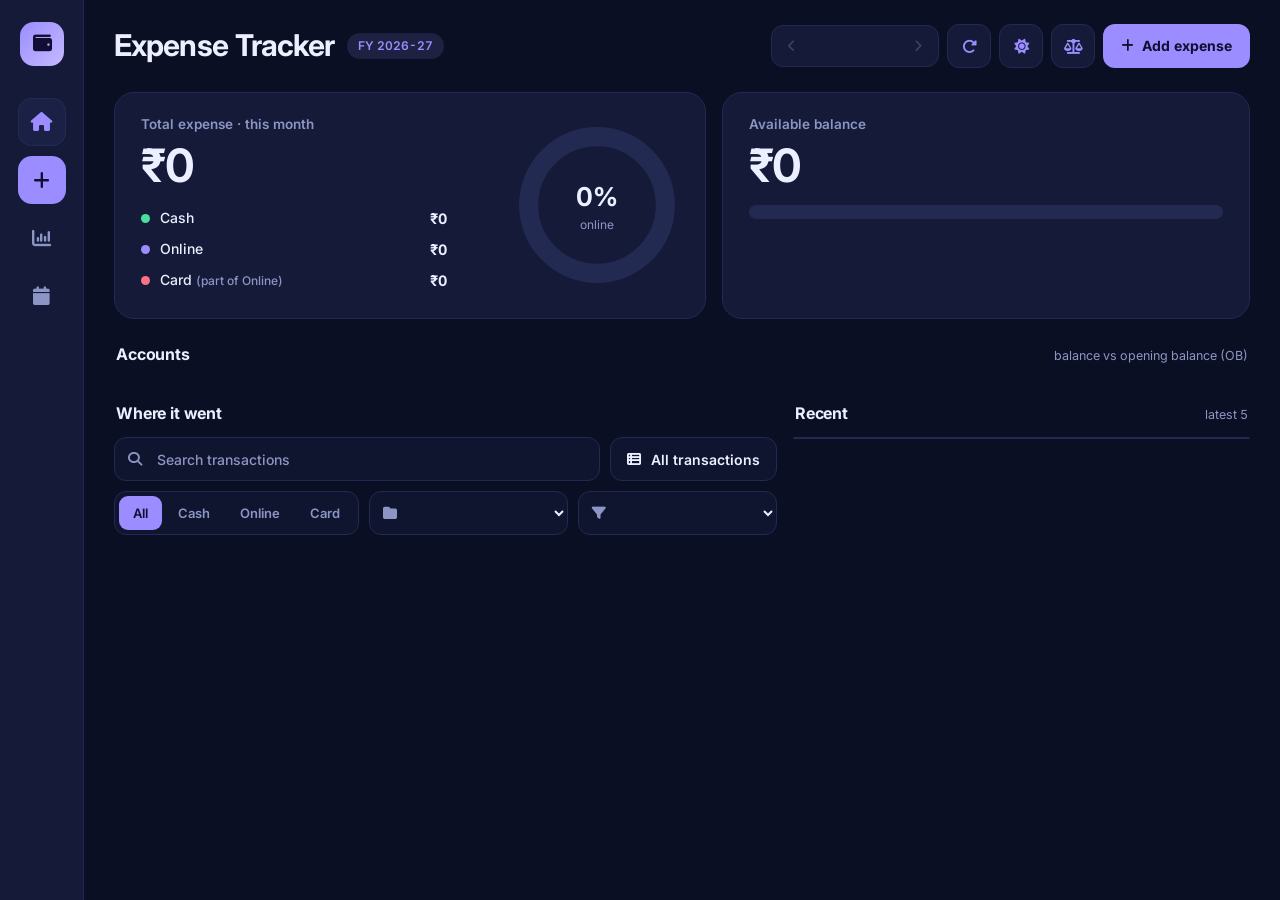
<file: index.html>
<!DOCTYPE html>
<html lang="en">
<head>
    <meta charset="UTF-8">
    <meta name="viewport" content="width=device-width, initial-scale=1.0">
    <meta name="theme-color" content="#0B0F23" id="metaThemeColor">

    <title>Expense Tracker</title>

    <!-- Apply the saved theme before the page paints (no light/dark flash).
         To change the default for a first visit, edit 'dark' below to 'light'. -->
    <script>
        (function () {
            var theme = "dark";
            try { theme = localStorage.getItem("expenseTheme") || "dark"; } catch (e) { }
            document.documentElement.setAttribute("data-theme", theme === "light" ? "light" : "dark");
        })();
    </script>

    <link rel="stylesheet" href="css/app.css">
    <!-- <link rel="stylesheet" href="css/home.css"> -->

    <link rel="stylesheet"
          href="https://cdnjs.cloudflare.com/ajax/libs/font-awesome/6.5.1/css/all.min.css">

    <!-- Home page font (falls back to Segoe UI if offline) -->
    <link rel="preconnect" href="https://fonts.googleapis.com">
    <link rel="preconnect" href="https://fonts.gstatic.com" crossorigin>
    <link rel="stylesheet"
          href="https://fonts.googleapis.com/css2?family=Inter:wght@500;600;700&display=swap">

    <link rel="icon" type="image/x-icon" href="favicon.ico">
</head>

<body class="home-page"
      data-title="Expense Tracker"
      data-subtitle="FY 2026-27"
      data-show-month="true">

    <!-- Top row and navigation are built by js/shell.js -->
    <div id="headerContainer"></div>

    <main class="dashboard-container">

        <!-- ======================================
             ROW 1: Total expense + Available balance
        ====================================== -->
        <section class="r1">

            <div class="hp-panel exp-panel">

                <div class="exp-main">

                    <div class="hp-label">
                        Total expense &middot; <span id="lblSpentMonth">this month</span>
                    </div>

                    <div id="lblTotalExpense" class="hp-big">₹0</div>

                    <ul class="legend">
                        <li>
                            <span class="hp-dot dot-cash"></span>
                            <span class="lg-name">Cash</span>
                            <b id="lblCashExpense">₹0</b>
                            <small id="pctCash"></small>
                        </li>
                        <li>
                            <span class="hp-dot dot-online"></span>
                            <span class="lg-name">Online</span>
                            <b id="lblOnlineExpense">₹0</b>
                            <small id="pctOnline"></small>
                        </li>
                        <li>
                            <span class="hp-dot dot-card"></span>
                            <span class="lg-name">Card <em>(part of Online)</em></span>
                            <b id="lblCCPayment">₹0</b>
                            <small id="pctCard"></small>
                        </li>
                    </ul>

                </div>

                <div class="ring" aria-hidden="true">
                    <svg viewBox="0 0 120 120">
                        <circle class="ring-track" cx="60" cy="60" r="50"></circle>
                        <circle id="ringCash" class="ring-cash" cx="60" cy="60" r="50"
                                transform="rotate(-90 60 60)"></circle>
                        <circle id="ringOnline" class="ring-online" cx="60" cy="60" r="50"
                                transform="rotate(-90 60 60)"></circle>
                    </svg>
                    <div class="ring-center">
                        <b id="ringPct">0%</b>
                        <span>online</span>
                    </div>
                </div>

            </div>

            <div class="hp-panel bal-panel">

                <div class="bal-head">
                    <div>
                        <div class="hp-label">Available balance</div>
                        <div id="lblTotalBalance" class="hp-big">₹0</div>
                    </div>
                    <span id="chipVsOpening" class="hp-chip"></span>
                </div>

                <div id="balComp" class="comp" aria-hidden="true"></div>
                <div id="balLegend" class="comp-legend"></div>

            </div>

        </section>


        <!-- ======================================
             ACCOUNTS
        ====================================== -->
        <div class="sec-head">
            <h2>Accounts</h2>
            <span>balance vs opening balance (OB)</span>
        </div>

        <section class="tiles" id="accountTiles"></section>

        <!-- ======================================
             FILTERS + CATEGORIES   |   RECENT
        ====================================== -->
        <section class="r3">

            <div class="col-main">

                <div class="sec-head">
                    <h2>Where it went</h2>
                    <span id="lblCatCount"></span>
                </div>

                <div class="filters-panel">

                    <div class="filters-row r-a">

                        <div class="filter-item search-box">
                            <i class="fa-solid fa-magnifying-glass"></i>
                            <input type="text"
                                   id="txtSearch"
                                   autocomplete="off"
                                   placeholder="Search transactions">
                        </div>

                        <button id="btnViewAll" class="action-btn" type="button">
                            <i class="fa-solid fa-table-list"></i>
                            <span class="btn-text">All transactions</span>
                        </button>

                    </div>

                    <div class="filters-row r-b">

                        <div class="seg-control" id="modeSeg" role="group" aria-label="Payment type">
                            <button type="button" class="on" data-group="">All</button>
                            <button type="button" data-group="CASH">Cash</button>
                            <button type="button" data-group="ONLINE">Online</button>
                            <button type="button" data-group="CARD">Card</button>
                        </div>

                        <div class="filter-item">
                            <i class="fa-solid fa-folder"></i>
                            <select id="cmbCategory" aria-label="Category"></select>
                        </div>

                        <div class="filter-item">
                            <i class="fa-solid fa-filter"></i>
                            <select id="cmbMode" aria-label="Account / mode"></select>
                        </div>

                    </div>

                </div>

                <div id="entriesContainer"></div>

            </div>

            <aside class="col-side">

                <div class="sec-head">
                    <h2>Recent</h2>
                    <span>latest 5</span>
                </div>

                <div id="recentList" class="hp-panel recent-panel"></div>

            </aside>

        </section>

        <!-- ==========================================
             View All Transactions Modal
        =========================================== -->

        <div id="allEntriesModal" class="custom-modal">

            <div class="custom-modal-content">

                <div class="custom-modal-header">

                    <h2>
                        <i class="fa-solid fa-table-list"></i>
                        All Transactions
                    </h2>

                    <button id="btnCloseEntriesModal" class="close-modal" type="button" aria-label="Close">
                        <i class="fa-solid fa-xmark"></i>
                    </button>

                </div>

                <div class="custom-modal-body">

                    <div id="allEntriesTableContainer">

                    </div>

                </div>

            </div>

        </div>

		<div id="dailySummaryModal" class="custom-modal">

		<div class="custom-modal-content daily-reconciliation-content">

			<div class="custom-modal-header">
				<h2>Daily Reconciliation</h2>

				<button id="btnCloseDailySummary"
						class="close-modal"
						type="button">
					<i class="fa-solid fa-xmark"></i>
				</button>
			</div>

			<div class="custom-modal-body">

				<div class="daily-reconciliation-filters">

				<div class="daily-date-field">
					<label for="dailyFromDate">From Date</label>
					<input type="date" id="dailyFromDate">
				</div>

				<div class="daily-date-field">
					<label for="dailyToDate">To Date</label>
					<input type="date" id="dailyToDate">
				</div>

				<button type="button" id="btnApplyDailyRange">
					<i class="fa-solid fa-filter"></i>
					Apply
				</button>

			</div>

			<div id="dailySummaryDate"></div>

				<div id="dailySummaryCards"></div>

				<div class="daily-table-wrap">
					<table class="daily-summary-table">
						<thead>
							<tr>
								<th>Account</th>
								<th>Opening Balance</th>
								<th>Transactions</th>
								<th>Adjustments</th>
								<th>Closing Balance</th>
							</tr>
						</thead>

						<tbody id="dailyReconciliationRows"></tbody>

						<tfoot id="dailyReconciliationFoot"></tfoot>
					</table>
				</div>

				<h3>Transactions in Selected Range</h3>
				<div id="dailyExpenseEntries"></div>

				<h3>Adjustments in Selected Range</h3>
				<div id="dailyAdjustmentEntries"></div>

				<div id="dailyReconciliationNote"></div>

			</div>
		</div>
	</div>

    </main>

    <script src="js/config.js"></script>
    <script src="js/core.js"></script>
    <script src="js/shell.js"></script>
    <script src="js/home.js"></script>
</body>
</html>
</file>
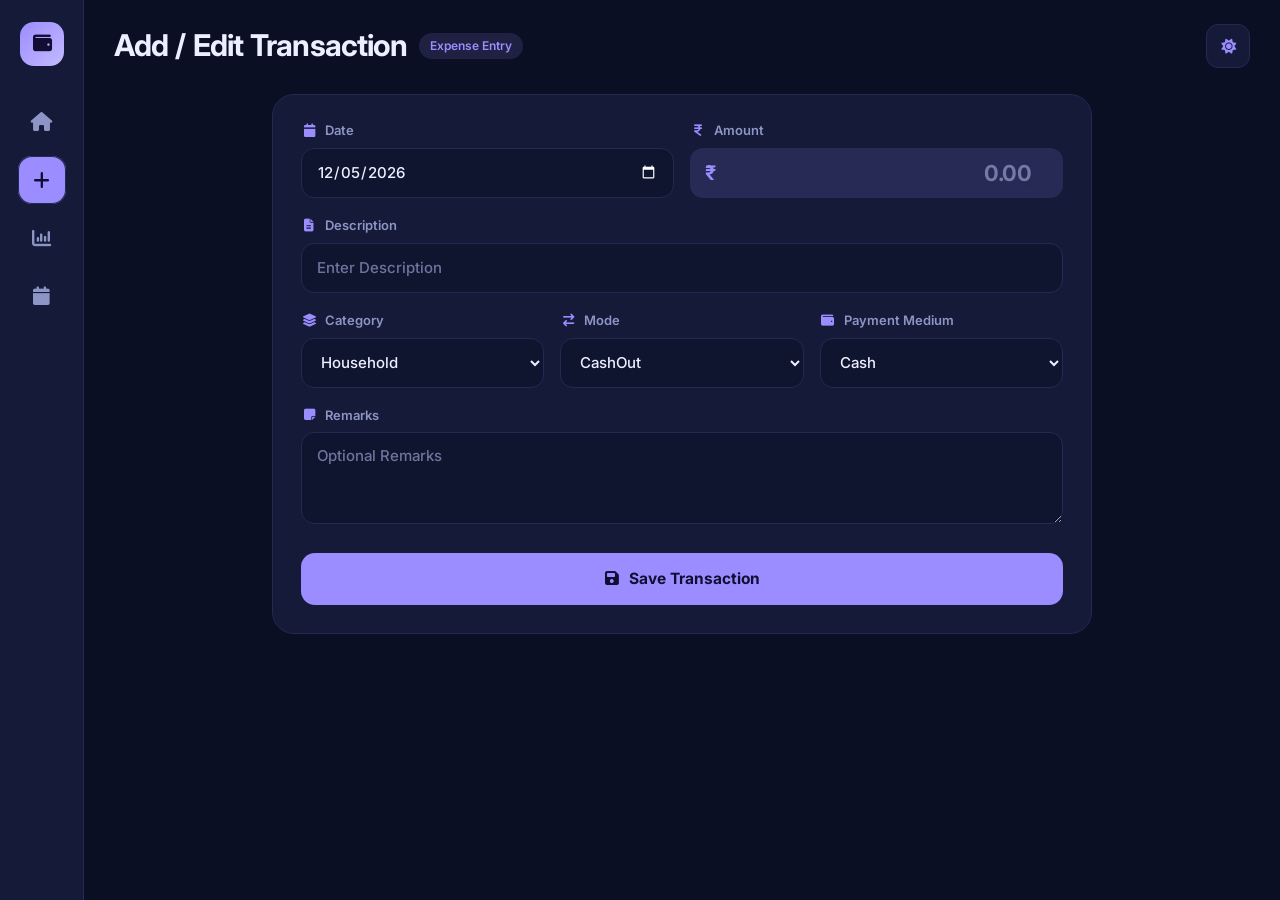
<file: pages/add.html>
<!DOCTYPE html>
<html lang="en">

<head>

	<meta charset="UTF-8">
	<link rel="icon" type="image/x-icon" href="../favicon.ico">
	<meta name="viewport" content="width=device-width, initial-scale=1">
	<meta name="theme-color" content="#0B0F23" id="metaThemeColor">

	<title>Add / Edit Transaction</title>

	<!-- Apply the saved theme before the page paints (same setting as the other pages) -->
	<script>
		(function () {
			var theme = "dark";
			try { theme = localStorage.getItem("expenseTheme") || "dark"; } catch (e) { }
			document.documentElement.setAttribute("data-theme", theme === "light" ? "light" : "dark");
		})();
	</script>

	<link rel="stylesheet" href="../css/app.css">
	<link rel="stylesheet" href="../css/add.css">
	<link rel="stylesheet" href="https://cdnjs.cloudflare.com/ajax/libs/font-awesome/6.5.1/css/all.min.css">

	<link rel="preconnect" href="https://fonts.googleapis.com">
	<link rel="preconnect" href="https://fonts.gstatic.com" crossorigin>
	<link rel="stylesheet"
		  href="https://fonts.googleapis.com/css2?family=Inter:wght@500;600;700&display=swap">

</head>

<body class="home-page add-page"
	  data-title="Add / Edit Transaction"
	  data-subtitle="Expense Entry"
	  data-show-month="false">

	<div id="headerContainer"></div>

	<main class="dashboard-container">

		<div class="form-card">

			<form id="expenseForm">

				<div id="transactionInfo" class="transaction-info" style="display:none;">
					<span class="label">Transaction ID :</span>
					<span id="lblTransactionId"></span>
				</div>
				<input type="hidden" id="txtTransactionId">

				<div class="form-grid">

					<div class="form-group fg-date">
						<label for="txtDate">
							<i class="fa-solid fa-calendar"></i>
							Date
						</label>
						<input type="date"
							   id="txtDate">
					</div>

					<div class="form-group fg-amount">
						<label for="txtAmount">
							<i class="fa-solid fa-indian-rupee-sign"></i>
							Amount
						</label>
						<div class="amount-wrap">
							<span class="rupee">₹</span>
							<input type="number"
								   id="txtAmount"
								   placeholder="0.00"
								   step="0.01"
								   min="0"
								   inputmode="decimal">
						</div>
					</div>

					<div class="form-group fg-desc">
						<label for="txtDescription">
							<i class="fa-solid fa-file-lines"></i>
							Description
						</label>
						<input type="text"
							   id="txtDescription"
							   placeholder="Enter Description">
					</div>

					<div class="form-group">
						<label for="cmbCategory">
							<i class="fa-solid fa-layer-group"></i>
							Category
						</label>
						<select id="cmbCategory"></select>
					</div>

					<div class="form-group">
						<label for="cmbMode">
							<i class="fa-solid fa-arrow-right-arrow-left"></i>
							Mode
						</label>
						<select id="cmbMode"></select>
					</div>

					<div class="form-group">
						<label for="cmbPayment">
							<i class="fa-solid fa-wallet"></i>
							Payment Medium
						</label>
						<select id="cmbPayment"></select>
					</div>

					<div class="form-group fg-remarks">
						<label for="txtRemarks">
							<i class="fa-solid fa-note-sticky"></i>
							Remarks
						</label>
						<textarea id="txtRemarks"
								  rows="3"
								  placeholder="Optional Remarks"></textarea>
					</div>

				</div>

				<button type="submit"
						class="save-btn">
					<i class="fa-solid fa-floppy-disk"></i>
					Save Transaction
				</button>

			</form>

		</div>

	</main>

	<script src="../js/config.js"></script>
    <script src="../js/core.js"></script>
    <script src="../js/shell.js"></script>
    <script src="../js/add.js"></script>

</body>
</html>
</file>
<file: css/app.css>
/* App styles shared by all pages: tokens, layout, header, navigation, home page, tables, modal.
   Page-specific styles: analytics.css, yearly.css, add.css */
:root {
    --primary: #5b43f3;
    --primary-dark: #4630dd;
    --primary-light: #7c3aed;
    --success: #16a34a;
    --danger: #dc2626;
    --warning: #ea580c;
    --info: #0891b2;
    --bg: #f5f7fb;
    --card: #ffffff;
    --text: #1f2937;
    --text-light: #6b7280;
    --border: #e5e7eb;
    --radius-sm: 12px;
    --radius: 18px;
    --radius-lg: 26px;
    --shadow: 0 5px 18px rgba(0,0,0,.08);
    --shadow-hover: 0 10px 28px rgba(0,0,0,.12);
    --transition: .25s ease;
}
*,
*::before,
*::after {
    margin: 0;
    padding: 0;
    box-sizing: border-box;
}
html {
    scroll-behavior: smooth;
}
body {
    font-family: "Segoe UI", sans-serif;
    background: var(--bg);
    color: var(--text);
    line-height: 1.45;
    padding-bottom: 90px;
}
img {
    max-width: 100%;
    display: block;
}
button {
    font-family: inherit;
    cursor: pointer;
}
input,
select,
textarea {
    font-family: inherit;
}
a {
    text-decoration: none;
    color: inherit;
}
h1 {
    font-size: clamp(24px,3vw,30px);
    font-weight: 700;
}
h2 {
    font-size: clamp(20px,2.5vw,26px);
    font-weight: 700;
}
h3 {
    font-size: clamp(18px,2vw,22px);
    font-weight: 600;
}
.dashboard-container {
    width: 100%;
    max-width: 1150px;
    margin: -30px auto 90px;
    padding: 0 16px;
    position: relative;
    z-index: 5;
}
.dashboard-header {
    max-width: 1200px;
    margin: 0 auto;
    padding: 22px 24px 55px;
    background: linear-gradient( 135deg, var(--primary), var(--primary-light) );
    color: white;
    border-radius: 0 0 30px 30px;
    box-shadow: 0 10px 25px rgba(91,67,243,.25);
    position: relative;
}
.header-center {
    text-align: center;
}
.header-center h1 {
        margin-bottom: 8px;
    }
.fy-badge {
    display: inline-block;
    padding: 6px 14px;
    border-radius: 30px;
    background: rgba(255,255,255,.18);
    font-size: 14px;
    font-weight: 500;
}
.header-right {
    position: absolute;
    top: 22px;
    right: 24px;
    display: flex;
    align-items: center;
    gap: 10px;
}
.header-right select {
        width: 150px;
        height: 40px;
        border: none;
        border-radius: 10px;
        padding: 0 12px;
        outline: none;
    }
.header-refresh {
    width: 42px;
    height: 42px;
    border: none;
    border-radius: 12px;
    background: white;
    color: var(--primary);
    transition: var(--transition);
    box-shadow: 0 3px 10px rgba(0,0,0,.12);
}
.header-refresh:hover {
        transform: rotate(180deg);
    }
#msgBox {
    margin-top: 0px;
    text-align: center;
    font-weight: 600;
    font-size: 16px;
}
.back-btn {
    position: absolute;
    left: 24px;
    top: 22px;
    width: 42px;
    height: 42px;
    border-radius: 50%;
    background: white;
    color: var(--primary);
    display: flex;
    align-items: center;
    justify-content: center;
    box-shadow: 0 3px 10px rgba(0,0,0,.12);
}
.card {
    background: var(--card);
    border-radius: var(--radius);
    box-shadow: var(--shadow);
    padding: 18px;
    transition: var(--transition);
}
.card:hover {
        box-shadow: var(--shadow-hover);
        transform: translateY(-2px);
    }
.flex {
    display: flex;
}
.hidden {
    display: none !important;
}
.opening-balance {
    font-size: 14px;
    font-weight: 700;
    color: var(--primary);
}
.cash-color {
    background: #dcfce7;
    color: #16a34a;
}
.online-color {
    background: #ede9fe;
    color: #7c3aed;
}
.filters-panel {
    display: flex;
    gap: 12px;
    background: var(--card);
    padding: 10px;
    border-radius: 18px;
    box-shadow: var(--shadow);
    margin-bottom: 18px;
}
.filter-item {
    position: relative;
    flex: 1;
}
.filter-item i {
        position: absolute;
        left: 14px;
        top: 50%;
        transform: translateY(-50%);
        color: #9ca3af;
        font-size: 14px;
        pointer-events: none;
    }
.filter-item input,
.filter-item select {
        width: 100%;
        height: 48px;
        border: 1px solid var(--border);
        border-radius: 14px;
        background: #f8fafc;
        padding-left: 42px;
        padding-right: 14px;
        outline: none;
        font-size: 14px;
        transition: var(--transition);
    }
.filter-item input:focus,
.filter-item select:focus {
            border-color: var(--primary);
            background: white;
            box-shadow: 0 0 0 3px rgba(91,67,243,.10);
        }
.search-box {
    flex: 2;
}
.action-btn {
    flex: 1;
    height: 50px;
    border: none;
    border-radius: 16px;
    background: var(--primary);
    color: #fff;
    font-size: 15px;
    font-weight: 600;
    display: flex;
    align-items: center;
    justify-content: center;
    gap: 10px;
    transition: var(--transition);
    box-shadow: var(--shadow);
}
.action-btn:hover {
        background: var(--primary-dark);
        transform: translateY(-2px);
    }
.action-btn:active {
        transform: scale(.98);
    }
.category-card {
    background: var(--card);
    border-radius: 18px;
    box-shadow: var(--shadow);
    margin-bottom: 14px;
    overflow: hidden;
    transition: var(--transition);
}
.category-card:hover {
        box-shadow: var(--shadow-hover);
    }
.category-header {
    display: flex;
    align-items: center;
    justify-content: space-between;
    gap: 16px;
    padding: 18px;
    cursor: pointer;
}
.category-icon {
    width: 52px;
    height: 52px;
    border-radius: 16px;
    background: rgba(91,67,243,.10);
    color: var(--primary);
    display: flex;
    align-items: center;
    justify-content: center;
    font-size: 22px;
    flex-shrink: 0;
}
.category-info {
    display: flex;
    flex-direction: column;
}
.category-name {
    font-size: 17px;
    font-weight: 700;
    color: var(--text);
}
.category-count {
    margin-top: 3px;
    font-size: 12px;
    color: var(--text-light);
}
.category-total {
    font-size: 24px;
    font-weight: 700;
    color: var(--primary);
    white-space: nowrap;
}
.category-arrow {
    margin-left: 12px;
    font-size: 16px;
    color: var(--text-light);
    transition: .30s;
}
.category-transactions {
    max-height: 0;
    overflow: hidden;
    transition: max-height .35s ease, padding .35s ease;
    padding: 0 18px;
}
.category-card.expanded .category-transactions {
    max-height: 2500px;
    padding: 0 18px 18px;
}
.category-card.expanded .category-arrow {
    transform: rotate(180deg);
}
.category-card.expanded {
    border-left: 5px solid var(--primary);
}
.transactions-table {
    width: 100%;
    border-collapse: collapse;
    margin-top: 10px;
    background: white;
}
.transactions-table thead {
        background: rgba(91,67,243,.08);
    }
.transactions-table th {
        padding: 12px 10px;
        font-size: 13px;
        font-weight: 700;
        color: var(--text);
        text-align: center;
        border-bottom: 2px solid var(--border);
    }
.transactions-table td {
        padding: 11px 10px;
        font-size: 14px;
        border-bottom: 1px solid #edf0f5;
        vertical-align: middle;
    }
.transactions-table tbody tr {
        transition: .20s;
    }
.transactions-table tbody tr:hover {
            background: rgba(91,67,243,.04);
        }
.transactions-table tbody tr:last-child td {
            border-bottom: none;
        }
.transactions-table td:nth-child(1),
.transactions-table td:nth-child(3),
.transactions-table td:nth-child(5),
.transactions-table td:nth-child(6) {
        text-align: center;
    }
.transactions-table td:nth-child(2) {
        font-weight: 600;
    }
.amount-cell {
    color: var(--success);
    font-weight: 700;
    font-size: 15px;
}
.btnEdit,
.btnDelete {
    width: 34px;
    height: 34px;
    border: none;
    border-radius: 10px;
    color: white;
    display: flex;
    align-items: center;
    justify-content: center;
    transition: var(--transition);
}
.btnEdit {
    background: #2563eb;
}
.btnEdit:hover {
        background: #1d4ed8;
    }
.btnDelete {
    background: #dc2626;
}
.btnDelete:hover {
        background: #b91c1c;
    }
.btnEdit:hover,
.btnDelete:hover {
        transform: translateY(-2px);
    }
.btnEdit i,
.btnDelete i {
        font-size: 13px;
    }
.custom-modal {
    display: none;
    position: fixed;
    inset: 0;
    background: rgba(0,0,0,.45);
    backdrop-filter: blur(4px);
    z-index: 9999;
    align-items: center;
    justify-content: center;
    padding: 20px;
}
.custom-modal.show {
        display: flex;
    }
.custom-modal-content {
    width: 95%;
    max-width: 1200px;
    max-height: 92vh;
    display: flex;
    flex-direction: column;
    background: var(--card);
    border-radius: 22px;
    overflow: hidden;
    box-shadow: 0 20px 45px rgba(0,0,0,.20);
}
.custom-modal-header {
    display: flex;
    justify-content: space-between;
    align-items: center;
    padding: 18px 22px;
    background: linear-gradient( 135deg, var(--primary), var(--primary-light) );
    color: white;
}
.custom-modal-header h2 {
        font-size: 22px;
        font-weight: 600;
    }
.close-modal {
    width: 42px;
    height: 42px;
    border: none;
    border-radius: 50%;
    background: white;
    color: var(--primary);
    font-size: 18px;
    transition: var(--transition);
}
.close-modal:hover {
        transform: rotate(90deg);
    }
.custom-modal-body {
    flex: 1;
    overflow: auto;
    padding: 20px;
}
.custom-modal-body::-webkit-scrollbar {
        width: 8px;
    }
.custom-modal-body::-webkit-scrollbar-thumb {
        background: #cbd5e1;
        border-radius: 20px;
    }
#allEntriesTableContainer {
    max-height: 72vh;
    overflow-y: auto;
}
#allEntriesTableContainer .transactions-table {
        margin-top: 0;
    }
#allEntriesTableContainer thead th {
        position: sticky;
        top: 0;
        z-index: 50;
        background: #f4f4f4;
    }
#loadingOverlay {
    position: fixed;
    inset: 0;
    background: rgba(255,255,255,.70);
    backdrop-filter: blur(3px);
    display: none;
    justify-content: center;
    align-items: center;
    z-index: 99999;
}
#loadingOverlay .spinner {
    width: 54px;
    height: 54px;
    border-radius: 50%;
    border: 5px solid rgba(124,108,255,.25);
    border-top-color: var(--accent, #5b43f3);
    animation: spin .8s linear infinite;
}
@keyframes spin { to { transform: rotate(360deg); } }
.bottom-nav {
    position: fixed;
    left: 50%;
    bottom: 15px;
    transform: translateX(-50%);
    display: flex;
    align-items: center;
    gap: 10px;
    padding: 10px 14px;
    background: white;
    border-radius: 40px;
    box-shadow: 0 10px 25px rgba(0,0,0,.15);
    z-index: 999;
}
.bottom-nav a {
        width: 46px;
        height: 46px;
        display: flex;
        align-items: center;
        justify-content: center;
        border-radius: 50%;
        color: #666;
        transition: var(--transition);
    }
.bottom-nav a:hover {
            background: rgba(91,67,243,.08);
            color: var(--primary);
        }
.bottom-nav a.active {
            background: rgba(91,67,243,.12);
            color: var(--primary);
        }
.bottom-nav i {
        font-size: 19px;
    }
.add-menu {
    background: var(--primary);
    color: white !important;
}
.add-menu:hover {
        background: var(--primary-dark) !important;
    }
.add-menu.active {
        background: var(--primary);
        color: white !important;
    }
@media (max-width:768px) {
body {
        padding-bottom: 110px;
    }
.dashboard-container {
        margin: -22px auto 110px;
        padding: 0 10px;
    }
.dashboard-header {
        padding: 18px 14px 45px;
        border-radius: 0 0 24px 24px;
    }
.header-center h1 {
        font-size: 20px;
    }
.fy-badge {
        font-size: 12px;
    }
.header-right {
        position: static;
        justify-content: center;
        margin-top: 15px;
    }
.header-right select {
            width: 130px;
        }
.back-btn {
        left: 14px;
        top: 18px;
    }
.filters-panel {
        flex-direction: column;
    }
.filter-item {
        width: 100%;
    }
.search-box {
        flex: 1;
    }
.category-header {
        display: flex;
        justify-content: space-between;
        align-items: center;
        gap: 20px;
        padding: 18px;
    }
.category-total {
        margin-left: 66px;
        font-size: 22px;
    }
.category-info {
        flex: 1;
        display: flex;
        flex-direction: column;
    }
.category-progress {
        flex: 1;
        height: 8px;
        background: #ececec;
        border-radius: 30px;
        overflow: hidden;
        min-width: 120px;
    }
.category-progress-fill {
        height: 100%;
        background: linear-gradient( 90deg, var(--primary), var(--primary-light) );
        border-radius: 20px;
    }
.percent {
        width: 48px;
        text-align: right;
        font-size: 12px;
        color: #666;
    }
.transactions-table thead {
        display: none;
    }
.transactions-table,
.transactions-table tbody,
.transactions-table tr,
.transactions-table td {
        display: block;
        width: 100%;
    }
.transactions-table tr {
            margin-bottom: 12px;
            border-radius: 14px;
            border: 1px solid var(--border);
            overflow: hidden;
            box-shadow: 0 3px 10px rgba(0,0,0,.05);
        }
.transactions-table td {
            display: flex;
            justify-content: space-between;
            align-items: center;
            padding: 10px 14px;
            text-align: right !important;
        }
.transactions-table td::before {
                content: attr(data-label);
                font-weight: 600;
                color: var(--text);
                text-align: left;
            }
.custom-modal {
        padding: 8px;
    }
.custom-modal-content {
        width: 100%;
        max-height: 96vh;
        border-radius: 18px;
    }
.custom-modal-header {
        padding: 14px 16px;
    }
.custom-modal-header h2 {
            font-size: 18px;
        }
.custom-modal-body {
        padding: 14px;
    }
.bottom-nav {
        width: calc(100% - 20px);
        justify-content: space-evenly;
        bottom: 12px;
    }
}
@media (max-width:480px) {
.category-icon {
        width: 46px;
        height: 46px;
        font-size: 18px;
    }
.category-name {
        font-size: 15px;
    }
.category-total {
        font-size: 20px;
        margin-left: 58px;
    }
}
html[data-theme="dark"] { color-scheme: dark; }
html[data-theme="light"] { color-scheme: light; }
body.home-page {
    --bg: #0B0F23;
    --panel: #141A38;
    --panel2: #1A2145;
    --line: #232A52;
    --tx: #ECEFFF;
    --mu: #8D95C4;
    --accent: #9B8CFF;
    --accent2: #C4BAFF;
    --accent-ink: #120E33;
    --accent-soft: rgba(155,140,255,.14);
    --pos: #4ADE9E;
    --neg: #FB7185;
    --pos-bg: rgba(74,222,158,.12);
    --neg-bg: rgba(251,113,133,.12);
    --track: #232A52;
    --field: #10152F;
    --overlay: rgba(11,15,35,.65);
    --card-shadow: none;
    --pop-shadow: 0 18px 45px rgba(0,0,0,.45);
    --c-cash: #4ADE9E;
    --c-online: #9B8CFF;
    --c-card: #FB7185;
    --a-CRAX: #FB923C;
    --a-TRHD: #A78BFA;
    --a-TRPN: #22D3EE;
    --a-TRCASH: #FBBF24;
    --a-KRHD: #FB7185;
    --a-CRHD: #4ADE80;
    --a-CASH: #94A3B8;
    color-scheme: dark;
}
html[data-theme="light"] body.home-page {
    --bg: #F4F5FB;
    --panel: #FFFFFF;
    --panel2: #F3F4FC;
    --line: #E3E5F2;
    --tx: #151A36;
    --mu: #636A94;
    --accent: #5B43F3;
    --accent2: #8B7CFF;
    --accent-ink: #FFFFFF;
    --accent-soft: rgba(91,67,243,.10);
    --pos: #067647;
    --neg: #B42318;
    --pos-bg: #ECFDF3;
    --neg-bg: #FEF3F2;
    --track: #E9EBF5;
    --field: #FFFFFF;
    --overlay: rgba(255,255,255,.65);
    --card-shadow: 0 1px 2px rgba(21,26,54,.05);
    --pop-shadow: 0 18px 45px rgba(21,26,54,.18);
    --c-cash: #0E9F6E;
    --c-online: #5B43F3;
    --c-card: #E11D48;
    --a-CRAX: #EA580C;
    --a-TRHD: #7C3AED;
    --a-TRPN: #0891B2;
    --a-TRCASH: #CA8A04;
    --a-KRHD: #E11D48;
    --a-CRHD: #15803D;
    --a-CASH: #475569;
    color-scheme: light;
}
body.home-page {
    font-family: "Inter", "Segoe UI", system-ui, -apple-system, sans-serif;
    font-variant-numeric: tabular-nums;
    background: var(--bg);
    color: var(--tx);
    padding: 0 0 0 84px;            
    transition: background .25s ease, color .25s ease;
}
body.home-page :focus-visible {
    outline: 2px solid var(--accent);
    outline-offset: 2px;
}
body.home-page .hp-panel {
    background: var(--panel);
    border: 1px solid var(--line);
    border-radius: 20px;
    box-shadow: var(--card-shadow);
}
body.home-page .hp-label {
    font-size: 13.5px;
    font-weight: 600;
    color: var(--mu);
}
body.home-page .hp-big {
    font-size: 46px;
    line-height: 1.05;
    font-weight: 700;
    letter-spacing: -.03em;
    margin: 6px 0 14px;
    white-space: nowrap;
}
body.home-page .hp-dot {
    width: 9px;
    height: 9px;
    border-radius: 50%;
    flex: none;
    background: var(--ac, var(--mu));
}
body.home-page .dot-cash { background: var(--c-cash); }
body.home-page .dot-online { background: var(--c-online); }
body.home-page .dot-card { background: var(--c-card); }
body.home-page .hp-chip {
    display: inline-flex;
    align-items: center;
    border-radius: 20px;
    padding: 4px 11px;
    font-size: 12.5px;
    font-weight: 600;
    white-space: nowrap;
}
body.home-page .hp-chip:empty,
body.home-page .tile-delta:empty {
    display: none;
}
body.home-page .hp-chip.is-neg { background: var(--neg-bg); color: var(--neg); }
body.home-page .hp-chip.is-pos { background: var(--pos-bg); color: var(--pos); }
body.home-page .hp-chip.is-zero { background: var(--accent-soft); color: var(--mu); }
body.home-page .sec-head {
    display: flex;
    align-items: baseline;
    justify-content: space-between;
    margin: 24px 2px 12px;
}
body.home-page .sec-head h2 {
    font-size: 16px;
    font-weight: 700;
    letter-spacing: -.01em;
}
body.home-page .sec-head span {
    font-size: 12.5px;
    color: var(--mu);
}
body.home-page .dashboard-header {
    max-width: 1320px;
    margin: 0 auto;
    padding: 24px 30px 4px;
    background: none;
    color: var(--tx);
    border-radius: 0;
    box-shadow: none;
    display: flex;
    align-items: center;
    gap: 12px;
}
body.home-page .header-center {
    display: contents;
}
body.home-page #pageTitle {
    order: 1;
    margin: 0;
    font-size: 30px;
    font-weight: 700;
    letter-spacing: -.03em;
    white-space: nowrap;
}
body.home-page .fy-badge {
    order: 2;
    padding: 4px 11px;
    background: var(--accent-soft);
    color: var(--accent);
    font-size: 12px;
    font-weight: 600;
    white-space: nowrap;
}
body.home-page .dashboard-header::after {
    content: "";
    order: 4;
    flex: 1;
}
body.home-page #msgBox {
    order: 5;
    margin: 0;
    font-size: 12.5px;
    font-weight: 500;
    text-align: right;
}
body.home-page #msgBox:empty { display: none; }
body.home-page #msgBox[style*="green"] { color: var(--pos) !important; }
body.home-page #msgBox[style*="red"] { color: var(--neg) !important; }
body.home-page .header-right {
    order: 6;
    position: static;
    margin: 0;
    gap: 8px;
}
body.home-page .hp-stepper {
    display: flex;
    align-items: center;
    background: var(--panel);
    border: 1px solid var(--line);
    border-radius: 12px;
    padding: 3px;
}
body.home-page .hp-step-btn {
    width: 34px;
    height: 34px;
    border: 0;
    border-radius: 9px;
    background: none;
    color: var(--mu);
    font-size: 12px;
    display: grid;
    place-items: center;
}
body.home-page .hp-step-btn:hover:not(:disabled) {
    background: var(--panel2);
    color: var(--tx);
}
body.home-page .hp-step-btn:disabled {
    opacity: .35;
    cursor: default;
}
body.home-page .header-right select {
    width: auto;
    min-width: 92px;
    height: 34px;
    border: 0;
    background: none;
    color: var(--tx);
    font: 600 14px "Inter", "Segoe UI", sans-serif;
    text-align: center;
    text-align-last: center;
    padding: 0 4px;
    -webkit-appearance: none;
    appearance: none;
    cursor: pointer;
}
body.home-page .header-right select option {
    background: var(--panel);
    color: var(--tx);
}
body.home-page .header-refresh,
body.home-page .hp-icon-btn {
    width: 44px;
    height: 44px;
    border: 1px solid var(--line);
    border-radius: 12px;
    background: var(--panel);
    color: var(--accent);
    box-shadow: none;
    display: grid;
    place-items: center;
    font-size: 15px;
}
body.home-page .header-refresh:hover,
body.home-page .hp-icon-btn:hover {
    background: var(--panel2);
}
body.home-page .hp-add-btn {
    display: inline-flex;
    align-items: center;
    gap: 8px;
    height: 44px;
    padding: 0 18px;
    border-radius: 12px;
    background: var(--accent);
    color: var(--accent-ink);
    font-size: 14px;
    font-weight: 700;
    white-space: nowrap;
}
body.home-page .hp-add-btn:hover {
    filter: brightness(1.08);
}
body.home-page .bottom-nav a::after {
    font-weight: 600;
}
body.home-page .bottom-nav a[data-page="index.html"]::after { content: "Home"; }
body.home-page .bottom-nav a[data-page="analytics.html"]::after { content: "Reports"; }
body.home-page .bottom-nav a[data-page="yearly.html"]::after { content: "Yearly"; }
@media (min-width: 1101px) {
body.home-page .bottom-nav a::after {
        content: none !important;     
    }
body.home-page .bottom-nav {
        position: fixed;
        top: 0;
        bottom: 0;
        left: 0;
        width: 84px;
        transform: none;
        flex-direction: column;
        justify-content: flex-start;
        align-items: center;
        gap: 10px;
        padding: 98px 0 22px;
        border-radius: 0;
        background: var(--panel);
        border-right: 1px solid var(--line);
        box-shadow: none;
    }
body.home-page .bottom-nav::before {
        content: "\f555";
        font-family: "Font Awesome 6 Free";
        font-weight: 900;
        font-size: 19px;
        position: absolute;
        top: 22px;
        left: 20px;
        width: 44px;
        height: 44px;
        border-radius: 14px;
        display: grid;
        place-items: center;
        background: linear-gradient(135deg, var(--accent), var(--accent2));
        color: var(--accent-ink);
    }
body.home-page .bottom-nav a {
        width: 48px;
        height: 48px;
        border-radius: 14px;
        color: var(--mu);
        background: none;
    }
body.home-page .bottom-nav a i {
        font-size: 19px;
    }
body.home-page .bottom-nav a:hover {
        background: var(--panel2);
        color: var(--tx);
    }
body.home-page .bottom-nav a.active {
        background: var(--panel2);
        color: var(--accent);
        box-shadow: inset 0 0 0 1px var(--line);
    }
body.home-page .bottom-nav .add-menu {
        background: var(--accent);
        color: var(--accent-ink) !important;
        box-shadow: none;
    }
body.home-page .bottom-nav .add-menu:hover {
        background: var(--accent) !important;
        filter: brightness(1.08);
    }
}
body.home-page .dashboard-container {
    max-width: 1320px;
    margin: 0 auto;
    padding: 20px 30px 56px;
    z-index: auto;
}
body.home-page .r1 {
    display: grid;
    grid-template-columns: 1.12fr 1fr;
    gap: 16px;
}
body.home-page .exp-panel {
    display: flex;
    align-items: center;
    justify-content: space-between;
    gap: 20px;
    padding: 22px 26px;
}
body.home-page .exp-main {
    min-width: 0;
    flex: 1;
}
body.home-page .legend {
    list-style: none;
}
body.home-page .legend li {
    display: flex;
    align-items: center;
    gap: 10px;
    padding: 5px 0;
    font-size: 14px;
    font-weight: 500;
}
body.home-page .legend .lg-name em {
    font-style: normal;
    font-size: 12px;
    color: var(--mu);
}
body.home-page .legend b {
    margin-left: auto;
    font-size: 14.5px;
    font-weight: 700;
}
body.home-page .legend small {
    width: 38px;
    text-align: right;
    font-size: 12px;
    color: var(--mu);
}
body.home-page .ring {
    position: relative;
    width: 164px;
    height: 164px;
    flex: none;
}
body.home-page .ring svg {
    width: 100%;
    height: 100%;
    display: block;
}
body.home-page .ring circle {
    fill: none;
    stroke-width: 14;
}
body.home-page .ring-track { stroke: var(--track); }
body.home-page .ring-cash { stroke: var(--c-cash); stroke-dasharray: 0 315; }
body.home-page .ring-online { stroke: var(--c-online); stroke-dasharray: 0 315; }
body.home-page .ring circle[id] {
    transition: stroke-dasharray .6s ease, stroke-dashoffset .6s ease;
}
body.home-page .ring-center {
    position: absolute;
    inset: 0;
    display: flex;
    flex-direction: column;
    align-items: center;
    justify-content: center;
}
body.home-page .ring-center b {
    font-size: 26px;
    font-weight: 700;
    letter-spacing: -.02em;
}
body.home-page .ring-center span {
    font-size: 12px;
    color: var(--mu);
}
body.home-page .bal-panel {
    padding: 22px 26px;
}
body.home-page .bal-head {
    display: flex;
    flex-wrap: wrap;
    align-items: flex-start;
    justify-content: space-between;
    gap: 8px;
}
body.home-page .bal-head .hp-big {
    margin-bottom: 16px;
}
body.home-page .comp {
    display: flex;
    gap: 3px;
    height: 14px;
    border-radius: 8px;
    overflow: hidden;
    background: var(--track);
}
body.home-page .comp i {
    display: block;
    height: 100%;
    min-width: 3px;
}
body.home-page .comp-legend {
    display: flex;
    flex-wrap: wrap;
    gap: 6px 14px;
    margin-top: 14px;
    font-size: 12.5px;
    font-weight: 600;
    color: var(--mu);
}
body.home-page .comp-legend span {
    display: inline-flex;
    align-items: center;
    gap: 6px;
}
body.home-page .tiles {
    display: grid;
    grid-template-columns: repeat(7, minmax(0, 1fr));
    gap: 12px;
}
body.home-page .tile {
    padding: 15px 15px 13px;
    background: var(--panel);
    border: 1px solid var(--line);
    border-radius: 16px;
    box-shadow: var(--card-shadow);
}
body.home-page .tile[data-acc="CRAX"] { --ac: var(--a-CRAX); }
body.home-page .tile[data-acc="TRHD"] { --ac: var(--a-TRHD); }
body.home-page .tile[data-acc="TRPN"] { --ac: var(--a-TRPN); }
body.home-page .tile[data-acc="TRCASH"] { --ac: var(--a-TRCASH); }
body.home-page .tile[data-acc="KRHD"] { --ac: var(--a-KRHD); }
body.home-page .tile[data-acc="CRHD"] { --ac: var(--a-CRHD); }
body.home-page .tile[data-acc="CASH"] { --ac: var(--a-CASH); }
body.home-page .tile-k {
    display: flex;
    align-items: center;
    gap: 8px;
    font-size: 13px;
    font-weight: 700;
    letter-spacing: .02em;
}
body.home-page .tile-v {
    display: block;
    margin: 10px 0 2px;
    font-size: 19px;
    font-weight: 700;
    letter-spacing: -.02em;
    color: var(--tx);
}
body.home-page .tile small {
    display: block;
    font-size: 11.5px;
    font-weight: 500;
    color: var(--mu);
}
body.home-page .tile-bar {
    height: 5px;
    margin-top: 10px;
    border-radius: 4px;
    background: var(--track);
    overflow: hidden;
}
body.home-page .tile-bar i {
    display: block;
    height: 100%;
    width: 0;
    border-radius: 4px;
    background: var(--ac);
    transition: width .5s ease;
}
body.home-page .tile-delta {
    display: block;
    margin-top: 7px;
    font-size: 12px;
    font-weight: 600;
}
body.home-page .tile-delta.is-neg { color: var(--neg); }
body.home-page .tile-delta.is-pos { color: var(--pos); }
body.home-page .tile-delta.is-zero { color: var(--mu); font-weight: 500; }
body.home-page .r3 {
    display: grid;
    grid-template-columns: minmax(0, 1.45fr) minmax(0, 1fr);
    gap: 16px;
    align-items: start;
}
body.home-page .col-main,
body.home-page .col-side {
    min-width: 0;
}
body.home-page .filters-panel {
    display: grid;
    gap: 10px;
    padding: 0;
    margin-bottom: 12px;
    background: none;
    box-shadow: none;
    border-radius: 0;
}
body.home-page .filters-row {
    display: grid;
    gap: 10px;
    align-items: center;
}
body.home-page .filters-row.r-a { grid-template-columns: minmax(0, 1fr) auto; }
body.home-page .filters-row.r-b { grid-template-columns: auto minmax(0, 1fr) minmax(0, 1fr); }
body.home-page .filter-item i {
    color: var(--mu);
}
body.home-page .filter-item input,
body.home-page .filter-item select {
    height: 44px;
    border: 1px solid var(--line);
    border-radius: 12px;
    background: var(--field);
    color: var(--tx);
    font-size: 14px;
    font-weight: 500;
}
body.home-page .filter-item input::placeholder {
    color: var(--mu);
}
body.home-page .filter-item select {
    padding-right: 10px;
    cursor: pointer;
}
body.home-page .filter-item input:focus,
body.home-page .filter-item select:focus {
    border-color: var(--accent);
    background: var(--field);
    box-shadow: 0 0 0 3px var(--accent-soft);
}
body.home-page .seg-control {
    display: flex;
    gap: 2px;
    padding: 4px;
    background: var(--field);
    border: 1px solid var(--line);
    border-radius: 12px;
}
body.home-page .seg-control button {
    height: 34px;
    padding: 0 14px;
    border: 0;
    border-radius: 9px;
    background: none;
    color: var(--mu);
    font: 600 13px "Inter", "Segoe UI", sans-serif;
}
body.home-page .seg-control button:hover {
    color: var(--tx);
}
body.home-page .seg-control button.on {
    background: var(--accent);
    color: var(--accent-ink);
}
body.home-page .filters-row .action-btn {
    flex: none;
    height: 44px;
    padding: 0 16px;
    border: 1px solid var(--line);
    border-radius: 12px;
    background: var(--field);
    color: var(--tx);
    font-size: 14px;
    font-weight: 600;
    box-shadow: none;
}
body.home-page .filters-row .action-btn:hover {
    background: var(--field);
    border-color: var(--accent);
    color: var(--accent);
    transform: none;
}
body.home-page #entriesContainer {
    background: var(--panel);
    border: 1px solid var(--line);
    border-radius: 20px;
    box-shadow: var(--card-shadow);
    overflow: hidden;
}
body.home-page #entriesContainer:empty { display: none; }
body.home-page .empty-state {
    padding: 36px 20px;
    text-align: center;
    color: var(--mu);
    font-size: 14px;
}
body.home-page .category-card {
    margin: 0;
    border-radius: 0;
    border-top: 1px solid var(--line);
    box-shadow: none;
    background: var(--panel);
}
body.home-page .category-card:first-child { border-top: 0; }
body.home-page .category-card:hover { box-shadow: none; }
body.home-page .category-card.expanded {
    border-left: 0;
    box-shadow: inset 3px 0 0 var(--accent);
}
body.home-page .category-header {
    display: grid;
    grid-template-columns: 40px minmax(0, 1.1fr) minmax(0, 1fr) 112px 18px;
    align-items: center;
    gap: 14px;
    padding: 13px 18px;
}
body.home-page .category-header:hover {
    background: var(--panel2);
}
body.home-page .category-icon {
    width: 40px;
    height: 40px;
    border-radius: 12px;
    font-size: 16px;
    background: var(--accent-soft);
    color: var(--accent);
}
body.home-page .category-info { min-width: 0; }
body.home-page .category-name {
    font-size: 15px;
    font-weight: 600;
    color: var(--tx);
    overflow: hidden;
    text-overflow: ellipsis;
    white-space: nowrap;
}
body.home-page .category-count {
    margin-top: 1px;
    font-size: 12.5px;
    color: var(--mu);
}
body.home-page .category-bar .category-progress {
    height: 6px;
    min-width: 0;
    background: var(--track);
    border-radius: 5px;
    overflow: hidden;
}
body.home-page .category-bar .category-progress-fill {
    height: 100%;
    background: var(--accent);
    border-radius: 5px;
}
body.home-page .category-bar .percent {
    display: block;
    width: auto;
    margin-top: 5px;
    text-align: left;
    font-size: 12px;
    color: var(--mu);
}
body.home-page .category-total {
    margin: 0;
    text-align: right;
    font-size: 16px;
    font-weight: 700;
    color: var(--tx);
}
body.home-page .category-arrow {
    margin: 0;
    font-size: 12px;
    color: var(--mu);
}
body.home-page .category-transactions {
    padding: 0 18px;
    background: var(--bg);
}
body.home-page .category-card.expanded .category-transactions {
    max-height: 9999px;
    padding: 0 18px 12px;
    border-top: 1px solid var(--line);
}
body.home-page .recent-panel {
    overflow: hidden;
}
body.home-page .recent-row {
    display: flex;
    align-items: center;
    gap: 12px;
    padding: 12px 16px;
    border-top: 1px solid var(--line);
}
body.home-page .recent-row:first-child { border-top: 0; }
body.home-page .recent-date {
    width: 38px;
    height: 38px;
    flex: none;
    border-radius: 11px;
    background: var(--accent-soft);
    color: var(--accent);
    display: flex;
    flex-direction: column;
    align-items: center;
    justify-content: center;
    line-height: 1.05;
}
body.home-page .recent-date b { font-size: 14px; font-weight: 700; }
body.home-page .recent-date small { font-size: 9.5px; font-weight: 600; text-transform: none; }
body.home-page .recent-info {
    flex: 1;
    min-width: 0;
}
body.home-page .recent-desc {
    font-size: 14px;
    font-weight: 600;
    overflow: hidden;
    text-overflow: ellipsis;
    white-space: nowrap;
}
body.home-page .recent-meta {
    margin-top: 2px;
    font-size: 12px;
    color: var(--mu);
    overflow: hidden;
    text-overflow: ellipsis;
    white-space: nowrap;
}
body.home-page .recent-amt {
    font-size: 14.5px;
    font-weight: 700;
    white-space: nowrap;
}
body.home-page .recent-empty {
    padding: 28px 16px;
    text-align: center;
    font-size: 13.5px;
    color: var(--mu);
}
body.home-page .transactions-table {
    margin-top: 0;
    background: transparent;
}
body.home-page .transactions-table thead { background: none; }
body.home-page .transactions-table th {
    padding: 11px 8px;
    text-align: left;
    font-size: 12px;
    font-weight: 600;
    color: var(--mu);
    border-bottom: 1px solid var(--line);
}
body.home-page .transactions-table td {
    padding: 10px 8px;
    font-size: 13.5px;
    font-weight: 500;
    color: var(--tx);
    text-align: left;
    border-bottom: 1px solid var(--line);
}
body.home-page .transactions-table td:nth-child(2) { font-weight: 600; }
body.home-page .transactions-table th:nth-child(2),
body.home-page .transactions-table td:nth-child(2) { text-align: right; }
body.home-page .transactions-table td:nth-child(5),
body.home-page .transactions-table td:nth-child(6) {
    text-align: left;
    color: var(--mu);
}
body.home-page .transactions-table td:nth-child(7) {
    text-align: right;
    white-space: nowrap;
}
body.home-page .transactions-table tbody tr:last-child td { border-bottom: 0; }
body.home-page .transactions-table tbody tr:hover {
    background: var(--accent-soft);
}
body.home-page .amount-cell {
    color: var(--tx);
    font-size: 14px;
    font-weight: 700;
}
body.home-page .btnEdit,
body.home-page .btnDelete {
    display: inline-flex;
    width: 32px;
    height: 32px;
    margin-left: 6px;
    border: 1px solid var(--line);
    border-radius: 9px;
    background: var(--panel);
    color: var(--mu);
}
body.home-page .btnEdit:hover {
    background: var(--accent-soft);
    border-color: var(--accent);
    color: var(--accent);
}
body.home-page .btnDelete:hover {
    background: var(--neg-bg);
    border-color: var(--neg);
    color: var(--neg);
}
body.home-page .custom-modal {
    background: var(--overlay);
}
body.home-page .custom-modal-content {
    background: var(--panel);
    border: 1px solid var(--line);
    box-shadow: var(--pop-shadow);
}
body.home-page .custom-modal-header {
    background: var(--panel);
    color: var(--tx);
    border-bottom: 1px solid var(--line);
}
body.home-page .custom-modal-header h2 {
    font-size: 18px;
    font-weight: 700;
}
body.home-page .close-modal {
    background: var(--panel2);
    color: var(--tx);
}
body.home-page #allEntriesTableContainer thead th {
    background: var(--panel);
}
body.home-page #loadingOverlay {
    background: var(--overlay) !important;
}
@media (min-width: 1101px) and (max-width: 1300px) {
body.home-page .tiles {
        grid-template-columns: repeat(4, minmax(0, 1fr));
    }
}
@media (max-width: 1100px) {
body.home-page {
        padding-left: 0;
    }
body.home-page .dashboard-header {
        flex-wrap: wrap;
        gap: 10px;
        padding: 14px 14px 2px;
    }
body.home-page .dashboard-header::after {
        display: none;
    }
body.home-page .header-right {
        display: contents;
    }
body.home-page #pageTitle {
        order: 1;
        flex: 1 1 auto;
        font-size: 21px;
    }
body.home-page .header-refresh { order: 2; }
body.home-page .hp-icon-btn { order: 3; }
body.home-page .hp-stepper {
        order: 4;
        flex: 1 1 200px;
        justify-content: space-between;
    }
body.home-page .hp-stepper select {
        flex: 1;
    }
body.home-page .fy-badge { order: 5; }
body.home-page #msgBox {
        order: 6;
        flex: 1 1 100%;
        text-align: left;
    }
body.home-page .hp-add-btn {
        display: none;
    }
body.home-page .header-refresh,
body.home-page .hp-icon-btn {
        width: 42px;
        height: 42px;
    }
body.home-page .dashboard-container {
        max-width: 760px;
        padding: 12px 12px 112px;
    }
body.home-page .r1,
body.home-page .r3 {
        grid-template-columns: 1fr;
        gap: 12px;
    }
body.home-page .hp-big {
        font-size: 38px;
        margin-bottom: 12px;
    }
body.home-page .exp-panel {
        flex-wrap: wrap;
        align-items: flex-start;
        padding: 18px;
    }
body.home-page .exp-main {
        display: contents;
    }
body.home-page .exp-main > .hp-label,
body.home-page .exp-main > .hp-big {
        flex: 1 1 60%;
        min-width: 0;
    }
body.home-page .ring {
        position: absolute;
        right: 18px;
        top: 18px;
        width: 78px;
        height: 78px;
    }
body.home-page .exp-panel {
        position: relative;
    }
body.home-page .ring circle { stroke-width: 15; }
body.home-page .ring-center b { font-size: 15px; }
body.home-page .ring-center span { display: none; }
body.home-page .exp-main > .hp-label {
        flex: 1 1 100%;
        padding-right: 92px;
    }
body.home-page .exp-main > .hp-big {
        flex: 1 1 100%;
        margin-bottom: 14px;
    }
body.home-page .legend {
        flex: 1 1 100%;
        display: grid;
        grid-template-columns: repeat(3, minmax(0, 1fr));
        gap: 8px;
        width: 100%;
    }
body.home-page .legend li {
        display: grid;
        grid-template-columns: auto 1fr;
        align-items: center;
        gap: 2px 6px;
        padding: 10px;
        background: var(--bg);
        border-radius: 12px;
        font-size: 12px;
    }
body.home-page .legend .lg-name {
        color: var(--mu);
    }
body.home-page .legend .lg-name em { display: none; }
body.home-page .legend b {
        grid-column: 1 / -1;
        margin: 0;
        font-size: 13.5px;
    }
body.home-page .legend small {
        display: none;
    }
body.home-page .bal-panel {
        padding: 18px;
    }
body.home-page .tiles {
        display: flex;
        gap: 10px;
        margin: 0 -12px;
        padding: 0 12px 4px;
        overflow-x: auto;
        scroll-snap-type: x proximity;
        scrollbar-width: none;
    }
body.home-page .tiles::-webkit-scrollbar { display: none; }
body.home-page .tile {
        flex: none;
        width: 156px;
        scroll-snap-align: start;
    }
body.home-page .filters-row.r-b {
        grid-template-columns: 1fr 1fr;
    }
body.home-page .filters-row.r-b .seg-control {
        grid-column: 1 / -1;
    }
body.home-page .seg-control button { flex: 1; }
body.home-page .filters-row .action-btn {
        width: 44px;
        padding: 0;
        justify-content: center;
    }
body.home-page .filters-row .btn-text { display: none; }
body.home-page .category-header {
        grid-template-columns: 38px minmax(0, 1fr) auto 16px;
        gap: 4px 12px;
        padding: 13px 14px;
    }
body.home-page .category-icon {
        grid-row: 1 / 3;
        width: 38px;
        height: 38px;
    }
body.home-page .category-info { grid-column: 2; grid-row: 1; }
body.home-page .category-total {
        grid-column: 3;
        grid-row: 1;
        font-size: 15px;
    }
body.home-page .category-bar {
        grid-column: 2 / 4;
        grid-row: 2;
        display: flex;
        align-items: center;
        gap: 10px;
    }
body.home-page .category-bar .category-progress { flex: 1; }
body.home-page .category-bar .percent {
        margin: 0;
        font-size: 11.5px;
        white-space: nowrap;
    }
body.home-page .category-arrow {
        grid-column: 4;
        grid-row: 1 / 3;
    }
body.home-page .category-transactions,
body.home-page .category-card.expanded .category-transactions {
        padding-left: 12px;
        padding-right: 12px;
    }
body.home-page .transactions-table tr {
        display: grid;
        grid-template-columns: auto auto minmax(0, 1fr) auto;
        align-items: center;
        gap: 2px 12px;
        margin: 0;
        padding: 10px 0;
        border: 0;
        border-bottom: 1px solid var(--line);
        border-radius: 0;
        box-shadow: none;
        overflow: visible;
    }
body.home-page .transactions-table tbody tr:last-child { border-bottom: 0; }
body.home-page .transactions-table td {
        display: block;
        width: auto;
        padding: 0;
        border: 0;
        font-size: 12.5px;
        color: var(--mu);
        text-align: left !important;
    }
body.home-page .transactions-table td::before { content: none; }
body.home-page .transactions-table td:nth-child(3) {
        grid-column: 1 / 4;
        grid-row: 1;
        font-size: 14px;
        font-weight: 600;
        color: var(--tx);
    }
body.home-page .transactions-table td:nth-child(2) {
        grid-column: 4;
        grid-row: 1;
        font-size: 14.5px;
        color: var(--tx);
        text-align: right !important;
    }
body.home-page .transactions-table td:nth-child(1) { grid-column: 1; grid-row: 2; }
body.home-page .transactions-table td:nth-child(4) { display: none; }
body.home-page .transactions-table td:nth-child(5) { grid-column: 2; grid-row: 2; }
body.home-page .transactions-table td:nth-child(6) { grid-column: 3; grid-row: 2; }
body.home-page .transactions-table td:nth-child(7) {
        grid-column: 4;
        grid-row: 2;
        text-align: right !important;
    }
body.home-page #allEntriesTableContainer .transactions-table td:nth-child(4) {
        display: block;
        grid-column: 2;
        grid-row: 2;
    }
body.home-page #allEntriesTableContainer .transactions-table td:nth-child(5) { grid-column: 3; }
body.home-page #allEntriesTableContainer .transactions-table td:nth-child(6) {
        grid-column: 4;
        text-align: right !important;
    }
body.home-page .btnEdit,
body.home-page .btnDelete {
        width: 30px;
        height: 30px;
        margin-left: 4px;
    }
body.home-page .bottom-nav {
        position: fixed;
        left: 12px;
        right: 12px;
        bottom: 14px;
        width: auto;
        transform: none;
        height: 66px;
        padding: 0 8px;
        gap: 4px;
        justify-content: space-around;
        background: var(--panel);
        border: 1px solid var(--line);
        border-radius: 24px;
        box-shadow: var(--pop-shadow);
    }
body.home-page .bottom-nav a {
        flex: 1;
        width: auto;
        height: 52px;
        flex-direction: column;
        gap: 3px;
        border-radius: 14px;
        font-size: 10.5px;
        color: var(--mu);
        background: none;
    }
body.home-page .bottom-nav a i { font-size: 19px; }
body.home-page .bottom-nav a.active {
        background: none;
        color: var(--accent);
    }
body.home-page .bottom-nav .add-menu {
        flex: none;
        width: 50px;
        height: 50px;
        border-radius: 50%;
        background: var(--accent);
        color: var(--accent-ink) !important;
        box-shadow: 0 6px 18px rgba(91,67,243,.35);
    }
body.home-page .bottom-nav a[data-page="add.html"]::after { content: none; }
body.home-page .bottom-nav .add-menu i { font-size: 20px; }
body.home-page .custom-modal-header {
        padding: 12px 14px;
    }
}


/* =========================================
   DAILY RECONCILIATION - COMPACT UI
========================================= */

body.home-page .daily-reconciliation-content {
    width: min(1050px, 94vw);
    max-height: 88vh;
    overflow-y: auto;
    background: var(--panel);
    color: var(--tx);
    border: 1px solid var(--line);
    border-radius: 16px;
    box-shadow: var(--pop-shadow);
}

body.home-page #dailySummaryModal .custom-modal-header {
    padding: 13px 20px;
    background: var(--panel);
    border-bottom: 1px solid var(--line);
}

body.home-page #dailySummaryModal .custom-modal-header h2 {
    font-size: 18px;
    color: var(--tx);
    margin: 0;
}

body.home-page #dailySummaryModal .custom-modal-body {
    padding: 16px 20px;
    color: var(--tx);
}

#dailySummaryDate {
    font-size: 13px;
    font-weight: 600;
    color: var(--mu);
    margin-bottom: 12px;
}

/* Summary cards */

#dailySummaryCards {
    display: grid;
    grid-template-columns: repeat(3, minmax(0, 1fr));
    gap: 10px;
    margin-bottom: 18px;
}

.daily-summary-card {
    background: var(--panel2);
    border: 1px solid var(--line);
    border-radius: 12px;
    padding: 12px 15px;
}

.daily-summary-card small {
    display: block;
    color: var(--mu);
    font-size: 11px;
    font-weight: 600;
    letter-spacing: .3px;
}

.daily-summary-card strong {
    display: block;
    color: var(--tx);
    font-size: 19px;
    font-weight: 700;
    margin-top: 5px;
}

/* Account table */

.daily-table-wrap {
    overflow-x: auto;
    border: 1px solid var(--line);
    border-radius: 12px;
}

.daily-summary-table {
    width: 100%;
    min-width: 680px;
    border-collapse: collapse;
    font-size: 13px;
}

.daily-summary-table th {
    background: var(--panel2);
    color: var(--mu);
    font-size: 11px;
    font-weight: 700;
    padding: 11px 12px;
    white-space: nowrap;
}

.daily-summary-table td {
    color: var(--tx);
    padding: 11px 12px;
    border-top: 1px solid var(--line);
    white-space: nowrap;
}

.daily-summary-table tfoot th {
    color: var(--tx);
    border-top: 2px solid var(--line);
}

/* Entry sections */

body.home-page #dailySummaryModal .custom-modal-body h3 {
    font-size: 14px;
    font-weight: 700;
    margin: 20px 0 9px;
    color: var(--tx);
}

.daily-entry {
    padding: 10px 12px;
    margin-bottom: 7px;
    background: var(--panel2);
    border: 1px solid var(--line);
    border-radius: 10px;
    color: var(--tx);
}

.daily-entry-main {
    display: flex;
    justify-content: space-between;
    gap: 12px;
    font-size: 13px;
}

.daily-entry-meta {
    margin-top: 5px;
    font-size: 11px;
    color: var(--mu);
}

.daily-positive {
    color: var(--pos) !important;
}

.daily-negative {
    color: var(--neg) !important;
}

.daily-empty {
    padding: 12px;
    color: var(--mu);
    background: var(--panel2);
    border-radius: 9px;
    font-size: 12px;
}

.daily-reconciliation-note {
    font-size: 12px;
    margin-top: 12px;
}

@media(max-width: 650px) {
    #dailySummaryCards {
        grid-template-columns: 1fr;
    }

    body.home-page #dailySummaryModal .custom-modal-body {
        padding: 12px;
    }

    .daily-summary-card strong {
        font-size: 17px;
    }
}



/* Daily reconciliation date range */

.daily-reconciliation-filters {
    display: flex;
    align-items: end;
    gap: 12px;
    flex-wrap: wrap;
    margin-bottom: 10px;
}

.daily-date-field {
    display: flex;
    flex-direction: column;
    gap: 5px;
}

.daily-date-field label {
    font-size: 12px;
    font-weight: 600;
    color: var(--mu);
}

.daily-date-field input {
    padding: 9px 11px;
    border: 1px solid var(--line);
    border-radius: 9px;
    background: var(--panel2);
    color: var(--tx);
    font-size: 13px;
}

#btnApplyDailyRange {
    padding: 10px 16px;
    border: 0;
    border-radius: 9px;
    background: var(--accent);
    color: var(--accent-ink);
    font-weight: 600;
    cursor: pointer;
}

@media(max-width: 550px) {
    .daily-reconciliation-filters {
        align-items: stretch;
    }

    .daily-date-field {
        flex: 1;
        min-width: 130px;
    }
}

.daily-detail-table {
    width: 100%;
    margin-bottom: 0;
    color: var(--bs-body-color);
    border-collapse: collapse;
    white-space: nowrap;
}

.daily-detail-table th {
    font-size: 12px;
    font-weight: 700;
    color: #aeb8d8;
    padding: 12px 14px;
    border-bottom: 1px solid rgba(255,255,255,0.12);
}

.daily-detail-table td {
    font-size: 13px;
    padding: 12px 14px;
    border-bottom: 1px solid rgba(255,255,255,0.06);
    vertical-align: middle;
}

.daily-detail-table tbody tr:last-child td {
    border-bottom: none;
}

.daily-detail-table tbody tr:hover {
    background: rgba(255,255,255,0.04);
}

.daily-detail-table .text-end {
    text-align: right;
}

@media (prefers-reduced-motion: reduce) {
body.home-page *,
body.home-page *::before,
body.home-page *::after {
        transition: none !important;
        scroll-behavior: auto !important;
    }
}
</file>
<file: css/add.css>
/* ==========================================================
   ADD / EDIT TRANSACTION  -  "NIGHT LEDGER"  (dark + light)
   ----------------------------------------------------------
   Uses the same theme colours as the home page (from style.css).
   Everything is scoped to  body.add-page.
========================================================== */

/* the side rail / bottom bar handles navigation here */
body.add-page .back-btn {
    display: none;
}

/* theme button sits straight in the top row on this page */
body.add-page .dashboard-header > .hp-icon-btn {
    order: 6;
}

body.add-page .dashboard-container {
    display: block;
    max-width: 880px;
    padding-top: 22px;
}


/* ---------- card ---------- */

body.add-page .form-card {
    background: var(--panel);
    border: 1px solid var(--line);
    border-radius: 22px;
    padding: 26px 28px 28px;
    box-shadow: var(--card-shadow);
}

body.add-page .transaction-info {
    display: inline-flex;
    align-items: center;
    gap: 8px;
    margin-bottom: 18px;
    padding: 7px 13px;
    border-radius: 10px;
    background: var(--accent-soft);
    color: var(--accent);
    font-size: 13px;
    font-weight: 600;
}

body.add-page .transaction-info .label {
    color: var(--mu);
    font-weight: 600;
}


/* ---------- form grid ---------- */

body.add-page .form-grid {
    display: grid;
    grid-template-columns: repeat(6, minmax(0, 1fr));
    gap: 18px 16px;
    margin-bottom: 22px;
}

body.add-page .form-group {
    grid-column: span 2;
    margin: 0;
    min-width: 0;
}

body.add-page .fg-date { grid-column: span 3; }
body.add-page .fg-amount { grid-column: span 3; }
body.add-page .fg-desc,
body.add-page .fg-remarks { grid-column: 1 / -1; }

body.add-page .form-group label {
    display: flex;
    align-items: center;
    gap: 8px;
    margin: 0 0 8px;
    font-size: 13px;
    font-weight: 600;
    color: var(--mu);
}

body.add-page .form-group label i {
    margin: 0;
    width: 16px;
    text-align: center;
    color: var(--accent);
    font-size: 13px;
}

body.add-page .form-group input,
body.add-page .form-group select,
body.add-page .form-group textarea {
    width: 100%;
    height: 50px;
    padding: 0 15px;
    border: 1px solid var(--line);
    border-radius: 13px;
    background: var(--field);
    color: var(--tx);
    font: 500 15px "Inter", "Segoe UI", system-ui, sans-serif;
    transition: border-color .2s, box-shadow .2s, background .2s;
}

body.add-page .form-group textarea {
    height: auto;
    min-height: 92px;
    padding: 13px 15px;
    resize: vertical;
}

body.add-page .form-group input::placeholder,
body.add-page .form-group textarea::placeholder {
    color: var(--mu);
    opacity: .75;
}

body.add-page .form-group select {
    cursor: pointer;
}

body.add-page .form-group select option {
    background: var(--panel);
    color: var(--tx);
}

body.add-page .form-group input:hover,
body.add-page .form-group select:hover,
body.add-page .form-group textarea:hover {
    border-color: var(--mu);
}

body.add-page .form-group input:focus,
body.add-page .form-group select:focus,
body.add-page .form-group textarea:focus {
    outline: none;
    border-color: var(--accent);
    box-shadow: 0 0 0 4px var(--accent-soft);
}


/* ---------- amount (the main field) ---------- */

body.add-page .amount-wrap {
    position: relative;
}

body.add-page .amount-wrap .rupee {
    position: absolute;
    left: 15px;
    top: 50%;
    transform: translateY(-50%);
    font-size: 20px;
    font-weight: 700;
    color: var(--accent);
    pointer-events: none;
}

body.add-page #txtAmount {
    padding-left: 38px;
    font-size: 22px;
    font-weight: 700;
    letter-spacing: -.01em;
    text-align: right;
    background: var(--accent-soft);
    border-color: transparent;
}

body.add-page #txtAmount:focus {
    background: var(--field);
}


/* ---------- save button ---------- */

body.add-page .save-btn {
    width: 100%;
    height: 52px;
    border: 0;
    border-radius: 14px;
    background: var(--accent);
    color: var(--accent-ink);
    font: 700 15.5px "Inter", "Segoe UI", system-ui, sans-serif;
    cursor: pointer;
    display: flex;
    align-items: center;
    justify-content: center;
    gap: 10px;
    box-shadow: none;
    transition: filter .2s, transform .2s;
}

body.add-page .save-btn:hover {
    filter: brightness(1.08);
    transform: translateY(-1px);
    box-shadow: none;
}

body.add-page .save-btn:active {
    transform: none;
}


/* ==========================================================
   SMALLER SCREENS
========================================================== */

@media (max-width: 1100px) {

    body.add-page .dashboard-container {
        padding: 12px 12px 112px;
    }

    body.add-page .form-card {
        padding: 18px 16px 20px;
        border-radius: 20px;
    }

    body.add-page .form-grid {
        grid-template-columns: 1fr 1fr;
        gap: 14px 12px;
        margin-bottom: 18px;
    }

    /* amount first on a phone, full width */
    body.add-page .fg-date { grid-column: span 1; }
    body.add-page .fg-amount { grid-column: span 1; }

    body.add-page .form-group { grid-column: span 1; }

    body.add-page .fg-desc,
    body.add-page .fg-remarks,
    body.add-page .form-group:nth-of-type(6) { grid-column: 1 / -1; }
}

@media (max-width: 520px) {

    body.add-page .fg-date,
    body.add-page .fg-amount,
    body.add-page .form-group {
        grid-column: 1 / -1;
    }

    body.add-page #txtAmount {
        font-size: 24px;
    }
}


/* the "+" button is the current page here - keep it filled */
body.add-page .bottom-nav a.add-menu.active {
    background: var(--accent) !important;
    color: var(--accent-ink) !important;
}

@media (max-width: 1100px) {

    /* theme button next to the title on a phone */
    body.add-page .dashboard-header > .hp-icon-btn {
        order: 3;
    }
}
</file>
